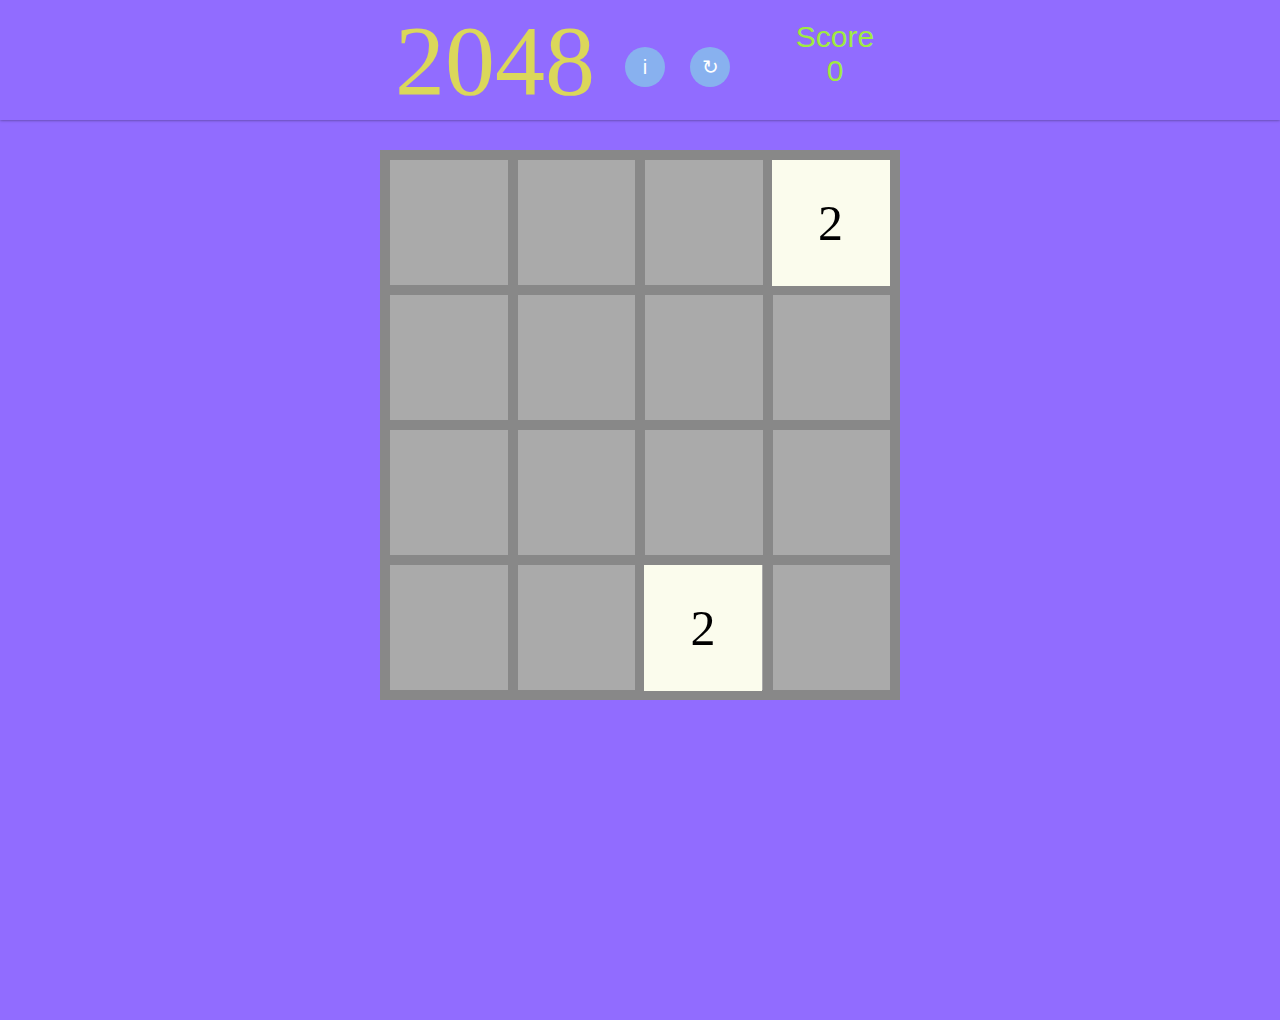
<file: 2048 Game/index.html>
<!DOCTYPE html>
<html lang="en">
<head>
    <meta charset="UTF-8">
    <meta name="viewport" content="width=device-width, initial-scale=1.0">
    <title>2048 Game</title>
    <link href="2048.css" rel="stylesheet">
</head>
<body>

      <div class="game">
        <div class="head">
          <div class="a">2048  <button class="info" onClick='info()'>i</button> <button id="repeat" class="info repeat" onClick='reset()'>↻</button></div>
          <div class="score">Score<br/><span id="value"></span></div>
        </div>
        <div class="description" id="description">
        How to play:<br/><br/>
        Use the arrow-keys to slide the tiles around. <br/>
        Two tiles having the same value can be merged. <br/><br/>
        The score is a sum of the merged tiles.<br><br/>
       
       
      </div>
        <div class="field">
          
          <div class="row">
            <div class="cell"></div>
            <div class="cell"></div>
            <div class="cell"></div>
            <div class="cell"></div>
          </div>
          <div class="row">
            <div class="cell"></div>
            <div class="cell"></div>
            <div class="cell"></div>
            <div class="cell"></div>
          </div>
          <div class="row">
            <div class="cell"></div>
            <div class="cell"></div>
            <div class="cell"></div>
            <div class="cell"></div>
          </div>
          <div class="row">
            <div class="cell"></div>
            <div class="cell"></div>
            <div class="cell"></div>
            <div class="cell"></div>
          </div>
        </div>
        
      </div>
      <div class='' id='status'>
      </div>
    <script src="2048.js"></script>
    </body>
    </html>
</file>
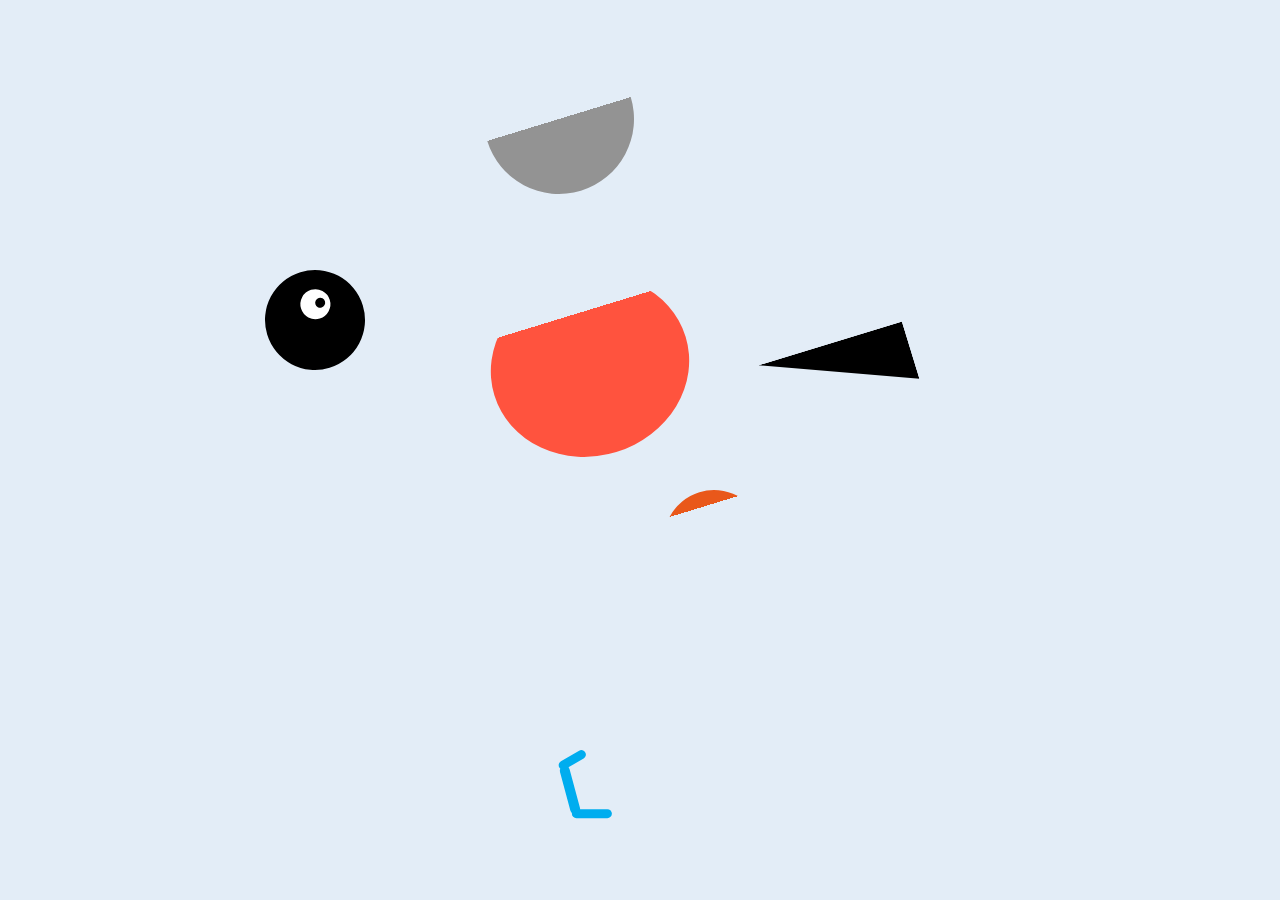
<file: Bird Animation/index.html>
<!DOCTYPE html>
<html lang="en">

<head>
    <meta charset="UTF-8">
    <meta name="viewport" content="width=device-width, initial-scale=1.0">
    <title>Birdy</title>
    <link rel="stylesheet" href="styles.css">
</head>

<body>
    <div class="container">
        <div class="body"></div>
        <div class="mouth"></div>
        <div class="beak"></div>
        <div class="feather"></div>
        <div class="tail"></div>
        <div class="leg"></div>
    </div>
</body>

</html>
</file>
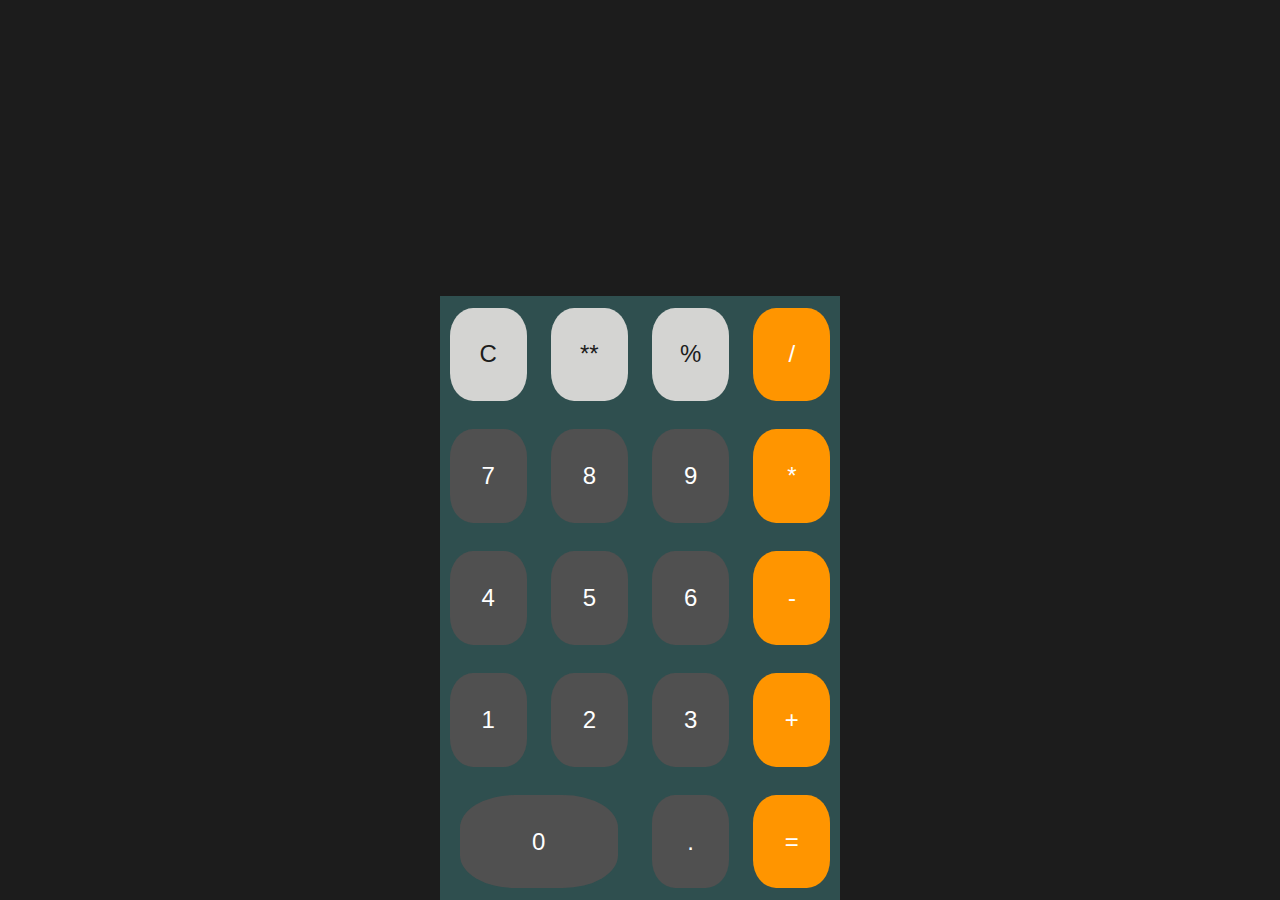
<file: Calsi 2/index.html>
<!DOCTYPE html>
<html lang="en">
  <head>
    <meta charset="UTF-8" />
    <meta name="viewport" content="width=device-width, initial-scale=1.0" />
    <title>Document</title>
  </head>
  <body>
    <!DOCTYPE html>
    <html lang="en">
      <head>
        <meta charset="UTF-8" />
        <meta http-equiv="X-UA-Compatible" content="IE=edge" />
        <meta name="viewport" content="width=device-width, initial-scale=1.0" />
        <link rel="stylesheet" href="./index.css" />
        <title>Document</title>
        <link rel="stylesheet" href="index.css" />
      </head>
      <body>
        <div id="container">
          <input />

          <div class="button-grid">
            <button class="gray-button">C</button>
            <button class="gray-button">**</button>
            <button class="gray-button">%</button>
            <button class="yellow-btn">/</button>

            <button>7</button>
            <button>8</button>
            <button>9</button>
            <button class="yellow-btn">*</button>

            <button>4</button>
            <button>5</button>
            <button>6</button>
            <button class="yellow-btn">-</button>

            <button>1</button>
            <button>2</button>
            <button>3</button>
            <button class="yellow-btn">+</button>

            <button class="zero">0</button>
            <button>.</button>
            <button class="yellow-btn">=</button>
          </div>
        </div>

        <script src="./index.js"></script>
      </body>
    </html>
    <script src="index.css"></script>
  </body>
</html>
</file>
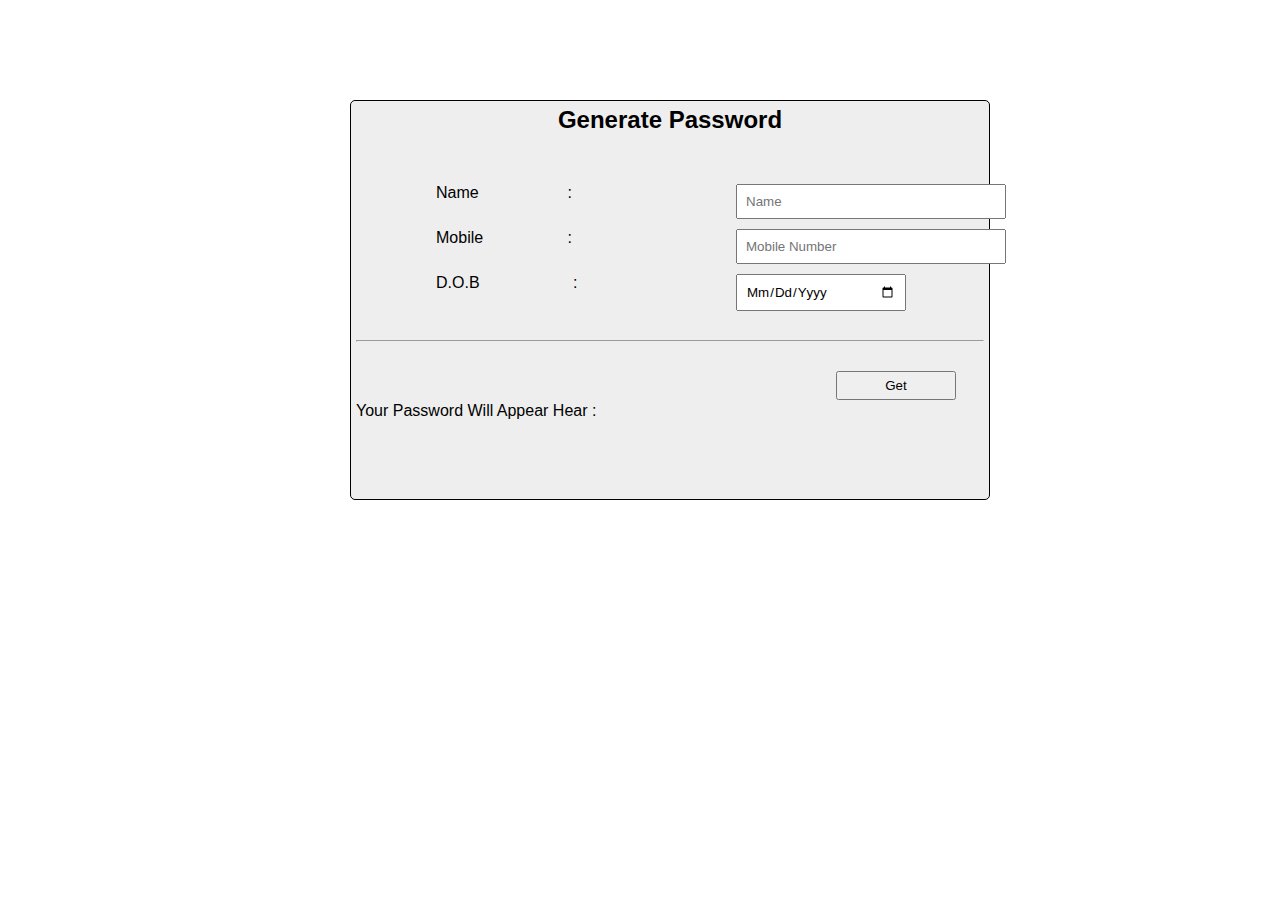
<file: generate password/index.html>
<!DOCTYPE html>
<html lang="en">
<head>
    <meta charset="UTF-8">
    <meta name="viewport" content="width=device-width, initial-scale=1.0">
    <title>password gentrater </title>
    <style>
        *{
            padding: 0%;
            margin: 0%;
            box-sizing: border-box;
            font-family: 'Franklin Gothic Medium', 'Arial Narrow', Arial, sans-serif;
            text-transform: capitalize;
        }
    .container{
        position:absolute;
        left: 350px;
        top: 100px;
        height:400px;
        width:50%;
        background-color: #eee;
        padding: 5px;
        border: 1px solid;
        border-radius: 5px ;

    }
    h2{
        text-align: center;

    }
    form{
        width: 600px;
        position: relative;
        top: 50px;
        left: 80px;
         display: grid;
        grid-template-columns: 200px auto;
        row-gap: 10px;
    }
    form > input{
        box-sizing: content-box;
        position: relative;
         left: 100px;
         width: 250px;
         padding: 8px;
     }
    form span{
        position: relative;
        left:80px
    }
    #date{
        width: 150px;
    }
    button{
        position: relative;
        top: 50px;
        left: 400px;
     padding: 5px;
     width: 120px;
     cursor: pointer;;
    }
    hr{
        position: relative;
        top: 40px;
    }
 .out{
       margin-top: 100px;
        
    }
    </style>
</head>
<body>
    <div class="container">
        <h2>Generate password</h2>

        <form action="">
            <label for="">name <span>&nbsp;:</span></label>
            <input type="text" id="name" placeholder="name">

            <label for="">Mobile <span>:</span></label>
            <input type="number" id="num" placeholder="mobile number">

            <label for="">D.O.B<span>&nbsp;&nbsp;&nbsp;:</span> </label>
            <input type="date" id="date">

            
            
            
            <button type="button" onclick="getpassword()">get</button>
        </form>
        <hr>
        <p class="out" >
            <p>Your password will appear hear :</p><br>
            <p id="outcome" ></p>
        </p>
      
     </div>
<script>
    function getpassword(){
        var name= document.getElementById('name').value;
        var num= document.getElementById('num').value;
        var date= document.getElementById('date').value;
        
        
        var a=name.slice(0,3);
        var b=num.slice(0,3);
        var c=date.slice(0,3);



        var op = a +" @ "+b + c  ;
        document.getElementById('outcome').innerHTML = op ;
    }
</script>
    
</body>
</html>
</file>
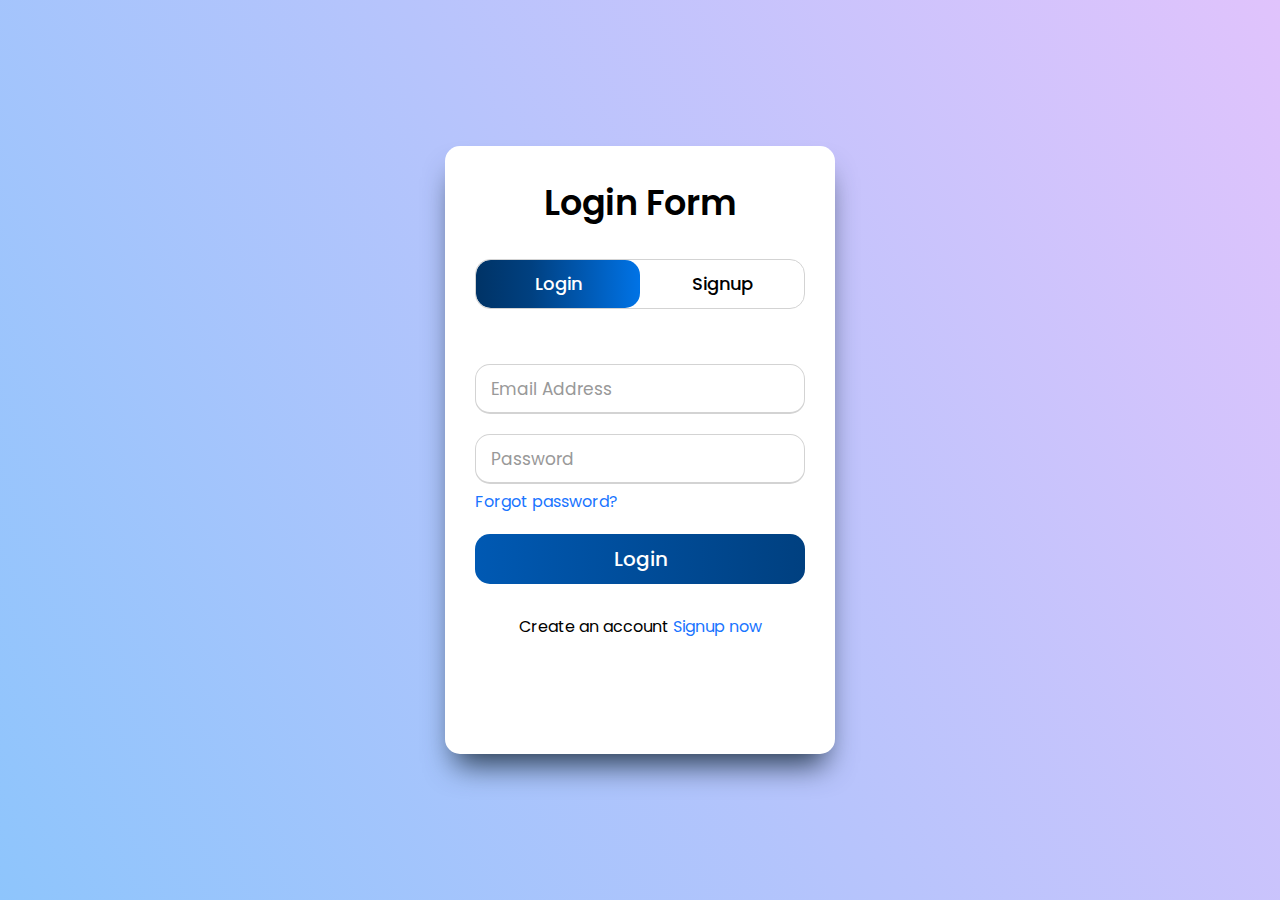
<file: login page/index.html>
<!DOCTYPE html>
<html>
    <head>
        <link rel="stylesheet" href="style.css">
    </head>
<body>
<div class="wrapper">
    <div class="title-text">
      <div class="title login">Login Form</div>
      <div class="title signup">Signup Form</div>
    </div>
    <div class="form-container">
      <div class="slide-controls">
        <input type="radio" name="slide" id="login" checked>
        <input type="radio" name="slide" id="signup">
        <label for="login" class="slide login">Login</label>
        <label for="signup" class="slide signup">Signup</label>
        <div class="slider-tab"></div>
      </div>
      <div class="form-inner">
        <form action="#" class="login">
          <pre>
          </pre>
          <div class="field">
            <input type="text" placeholder="Email Address" required>
          </div>
          <div class="field">
            <input type="password" placeholder="Password" required>
          </div>
          <div class="pass-link"><a href="#">Forgot password?</a></div>
          <div class="field btn">
            <div class="btn-layer"></div>
            <input type="submit" value="Login">
          </div>
          <div class="signup-link">Create an account <a href="">Signup 
            now</a></div>
        </form>
        <form action="#" class="signup">
          <div class="field">
            <input type="text" placeholder="Name" required>
          </div>
          <div class="field">
            <input type="text" placeholder="Email Address" required>
          </div>
          <div class="field">
            <input type="password" placeholder="Password" required>
          </div>
          <div class="field">
            <input type="password" placeholder="Confirm password" required>
          </div>
          <div class="field btn">
            <div class="btn-layer"></div>
            <input type="submit" value="Signup">
          </div>
          <div class="signup-link">Already have an account? <a href="">Login</a></div>
        </form>
      </div>
    </div>
  </div>
  <script src="main.js"></script>
</body>
</html>
</file>
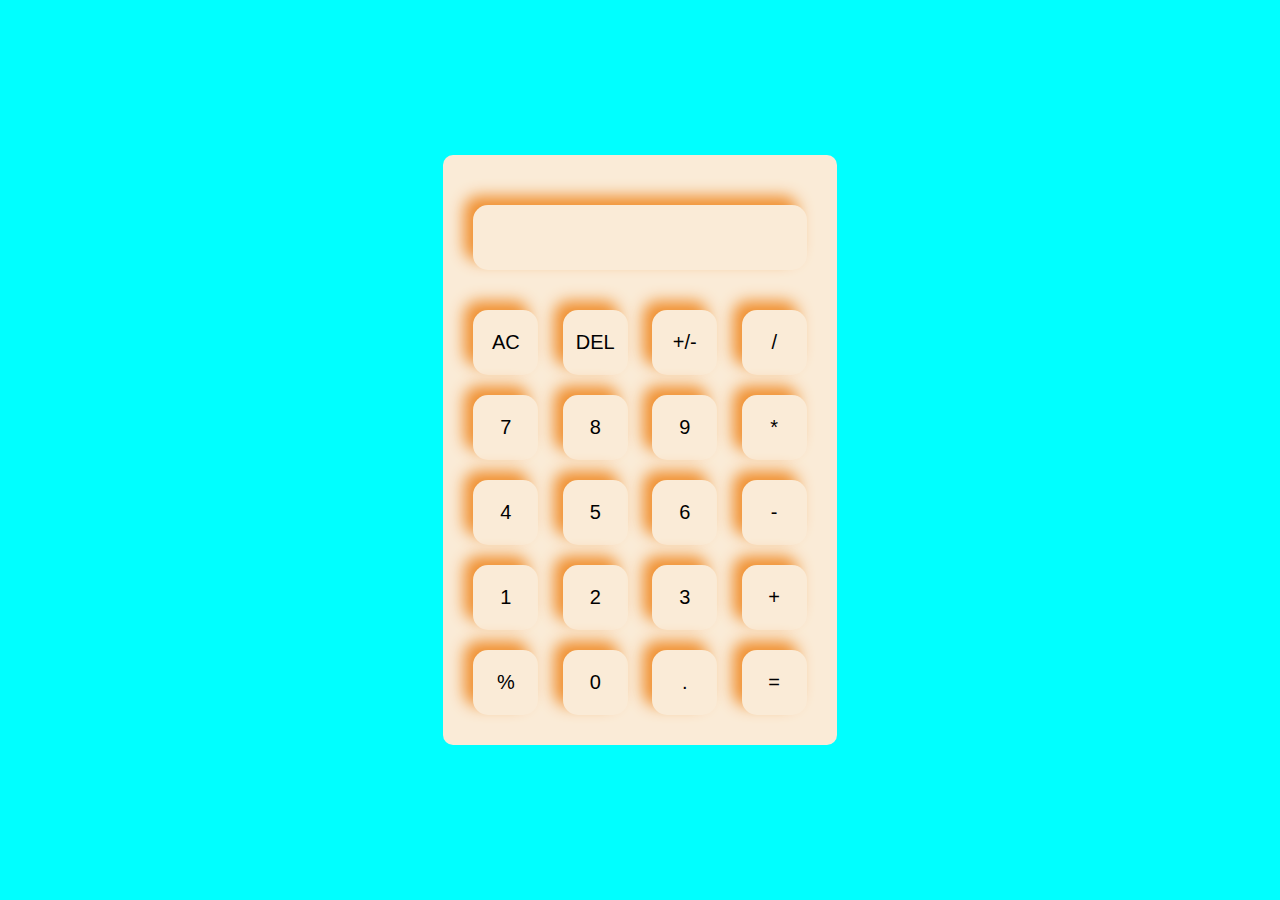
<file: Simple Calculator/index.html>
<!DOCTYPE html>
<html lang="en">
<head>
    <meta charset="UTF-8">
    <meta name="viewport" content="width=device-width, initial-scale=1.0">
    <title>Simple Calculator</title>
    <link rel="stylesheet" href="style.css">
</head>
<body>
    <div class="level1">
        <div class="calc">
            <form>
                <div class="display">
                    <input type="text" name = "display">
                </div>
                <div>
                    <input type="button" value="AC" onclick="display.value =''" >
                    <input type="button" value="DEL" onclick="display.value =display.value.toString().slice(0,-1)">
                    <input type="button" value="+/-" onclick="display.value+='-'">
                    <input type="button" value="/" onclick="display.value+='/'">
                </div>
                <div>
                    <input type="button" value="7" onclick="display.value+='7'">
                    <input type="button" value="8" onclick="display.value+='8'">
                    <input type="button" value="9" onclick="display.value+='9'">
                    <input type="button" value="*" onclick="display.value+='*'">
                </div>
                <div>
                    <input type="button" value="4" onclick="display.value+='4'">
                    <input type="button" value="5" onclick="display.value+='5'">
                    <input type="button" value="6" onclick="display.value+='6'">
                    <input type="button" value="-" onclick="display.value+='-'">
                </div>
                <div>
                    <input type="button" value="1" onclick="display.value+='1'">
                    <input type="button" value="2" onclick="display.value+='2'">
                    <input type="button" value="3" onclick="display.value+='3'">
                    <input type="button" value="+" onclick="display.value+='+'">
                </div>
                <div>
                    <input type="button" value="%" onclick="display.value+='%'">
                    <input type="button" value="0" onclick="display.value+='0'">
                    <input type="button" value="." onclick="display.value+='.'">
                    <input type="button" value="=" onclick="display.value = eval(display.value)" class="equal">

                    
                </div>
            </form>
        </div>
    </div>
</body>
</html>
</file>
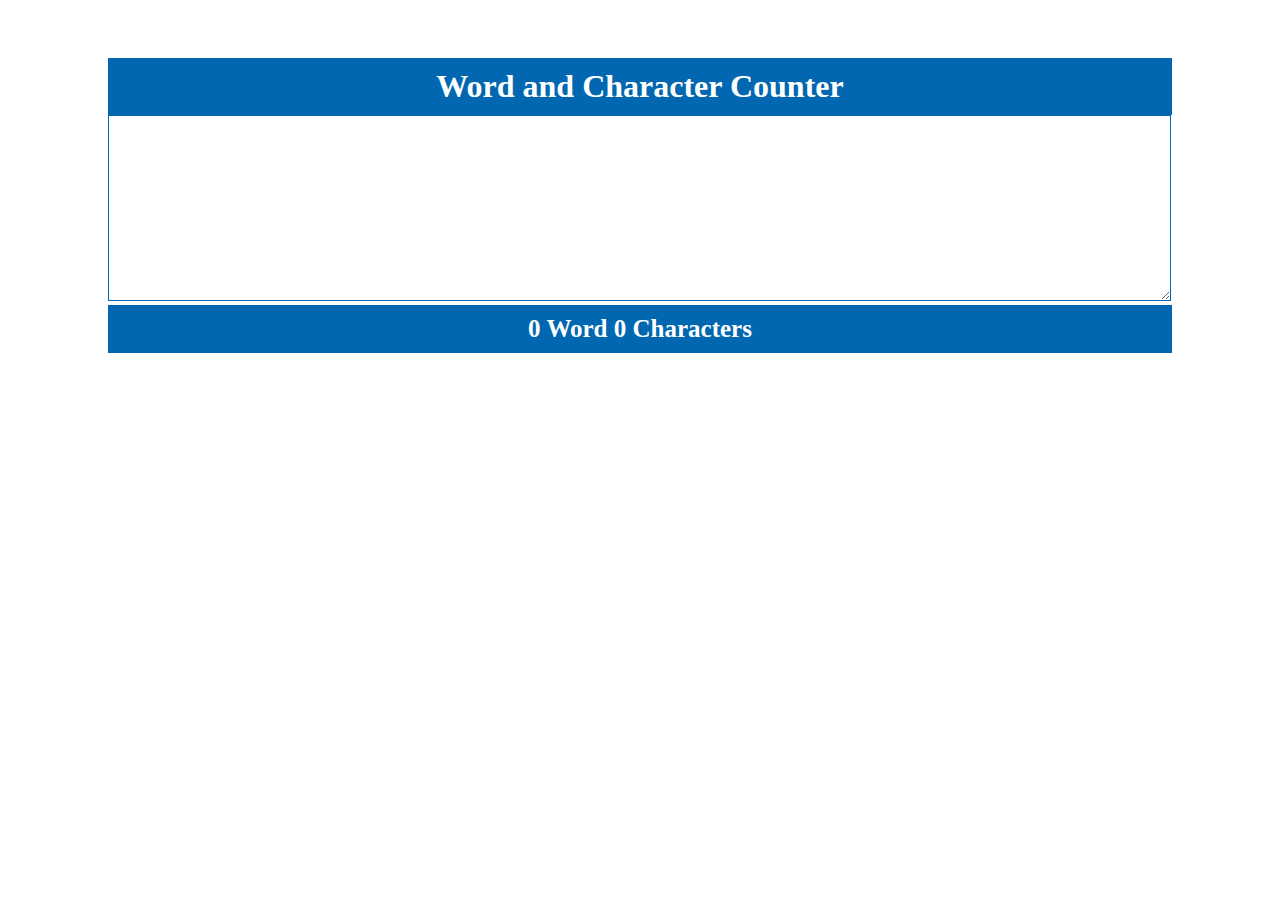
<file: wordCounter/index.html>
<!DOCTYPE html>
<html lang="en">
  <head>
    <meta charset="UTF-8" />
    <meta name="viewport" content="width=device-width, initial-scale=1.0" />
    <title>Word Counter</title>
    <style>
      body {
        padding: 50px 100px;
      }
      h1 {
        text-align: center;
        background-color: #0067b0;
        color: white;
        padding: 10px;
        margin: 0px;
      }
      #textbox {
        width: 99.3%;
        border-color: #0067b0;
        font-size: 15px;
      }
      p {
        text-align: center;
        background-color: #0067b0;
        color: white;
        font-weight: bold;
        font-size: 25px;
        padding: 10px;
        margin: 0px;
      }
    </style>
  </head>
  <body>
    <h1>Word and Character Counter</h1>
    <textarea name="" id="textbox" cols="30" rows="10"></textarea>
    <p><span id="word">0</span> Word <span id="Char">0</span> Characters</p>
    <script>
      let textbox = document.getElementById("textbox");

      textbox.addEventListener("input", function () {
        var text = this.value;
        let char = text.length;
        document.getElementById("Char").innerHTML = char;
        text = text.trim();
        let words = text.split(" ");
        document.getElementById("word").innerHTML = words.length;
      });
    </script>
  </body>
</html>
</file>
<file: 2048 Game/2048.css>
body {
    background-color: #916cff;
    overflow: hidden;
    padding: 0;
    margin: 0;
  }
  
  
  /* head */
  .head {
    height: 120px;
    width: 510px;
    margin-left: auto;
    margin-right: auto;
    display: block;
    float: center;
    display: flex;
    align-items: center;
    justify-content: center;
  }
  
  div.game {
    box-shadow: 0px 0px 3px rgba(0,0,0,0.5);
  }
  
  div.description {
    height: 250px;
    width: 300px;
    top: 1000px;
    color: #333;
    font-family: nunito;
    transform: translate(-50%, -50%) scale(0);
    position: absolute;
    left: 50%;
    top: 425px;
    background: #fff;
    padding: 50px;
    border-radius: 0px;
    z-index: 1000;
    box-shadow: 0px 0px 5px rgba(0,0,0,0.5);
    text-align: center;
    visibility: hidden;
    opacity: 0;
    font-size: 15px;
    transition: 0.3s all;
  }
  
  .description.show {
    visibility: visible;
    opacity: 1;
    font-size: 15px;
    transform: translate(-50%, -50%) scale(1);
    transition: 0.3s all;
  }
  
  .info {
    width: 40px;
    height: 40px;
    border-radius: 50%;
    font-weight: 100;
    cursor: pointer;
    border: 0px;
    border-color: #aaa;
    background-color: #88b1ef;
    color: #fff;
    font-size: 20px;
    top: 50px;
    transform: translate(-50%, -50%);
    margin-left: 25px;
    transition: 0.1s background-color;
  }
  
  .info:hover {
    background-color: #5adb81;
  }
  
  
  .repeat {
    margin: 0px !important;
  }
  
  .a {
    color:#dbd75a;
    padding-right: 20px;
    font-family:Cambria, Cochin, Georgia, Times, 'Times New Roman', serif;
    font-size: 100px;
    
    margin-right: 15px
    
  }
  
  .score {
    
    position: relative;
    width: 100px;
    height: 100px;
    top: 10px;
    font-family:Verdana, Geneva, Tahoma, sans-serif;
    font-weight: 400;
    font-size: 30px;
    color: rgb(160, 235, 63);
    text-align: center;
  }
  
  
  
  /* field */
  .field, .grid {
    position: absolute;
    width: 510px;
    height: 510px;
    background-color: #888;
    top: 150px;
    border-radius: 0px;
    border:5px solid #888;
    display: table;
    margin-left: auto;
    margin-right: auto;
    left: 0;
    right: 0;
  }
  
  .field {
    z-index: 50;
  }
  
  .grid {
    z-index: 100;
  }
  
  .row, .grid_row {
    width: 510px;
    height: 135px;
    position: relative;
    display: table-row;
  }
  
  .cell, .grid_cell {
    background-color: white;
    width: 125px;
    height: 125px;
    position: relative;
    display: table-cell;
    border-radius: 0px;
    border: 5px solid #888;
    text-align: center;
    vertical-align: middle;
    font-family: nunito;
    font-size: 50px;
  }
  
  .grid_cell {
    background-color: #aaa;
    color: white;
    
  }
  
  div > div > div > div {
    opacity: 0;
    position: absolute;
  }
  
  .tile {
    opacity: 1;
    width: 118px;
    height: 126px;
    background-color: white;
    z-index: 150;
    border-radius: 0px;
    font-weight: 200;
    top: 0;
    left: -1px;
    color: black;
    transition: 0.3s all;
    display: -webkit-box;
    display: -webkit-flex;
    display: -moz-box;
    display: -moz-flex;
    display: -ms-flexbox;
    display: flex;
  
    -webkit-box-pack: center;
    -ms-flex-pack: center;
    -webkit-justify-content: center;
    -moz-justify-content: center;
    justify-content: center;
  
    -webkit-box-align: center;
    -ms-flex-align: center;
    -webkit-align-items: center;
    -moz-align-items: center;
    align-items: center;
  }
  
  #status {
    width: 100%;
    height: 100vh;
  }
  
  .won {
    background-color: #26a931;
    transition: 0.3s all;
    
  }
  
  .lose {
    background-color: #a43627;
  }
</file>
<file: Bird Animation/styles.css>
* {
    margin: 0;
    padding: 0;
}

:root {
    --body: #ff533e;
    --mouth: #000000;
    --feather: #939393;
    --beak-top: #e9581a;
    --beak-down: #aa4c21;
    --leg: #00adef;
    --body-color: #e3edf7;
}

body {
    background: var(--body-color);
    font-family: sans-serif;
    height: 100vh;
    width: 100vw;
    display: flex;
    align-items: center;
    justify-content: center;
}

.container {
    width: 400px;
    height: 400px;
    position: relative;
}

.body, .mouth, .feather, .tail, .beak, .mouth::before, .mouth::after, .leg, .leg::after, .leg::before {
    position: absolute;
}

.body, .mouth, .feather, .beak, .mouth::before, .mouth::after {
    border-radius: 50%;
}

.body {
    top: 26px;
    left: 50px;
    height: 180px;
    width: 200px;
    transform: rotate(-17deg);
    background: linear-gradient(to bottom, transparent 0%, transparent 20%, var(--body) 20%);
    z-index: 2;
}

.mouth {
    background: var(--mouth);
    top: 20px;
    left: -175px;
    width: 100px;
    height: 100px;
    transform: rotate(-17deg);
    z-index: 5;
    animation: animate-mouth 1.5s forwards;
    animation-delay: 2s;
}

@keyframes animate-mouth {
    100% {
        left: 175px;
    }
}

.mouth::before {
    content: "";
    width: 30px;
    height: 30px;
    background: white;
    position: absolute;
    top: 20px;
    left: 40px;
}

.mouth::after {
    content: "";
    width: 10px;
    height: 10px;
    background: black;
    position: absolute;
    top: 30px;
    left: 55px;
    animation: animate-eye 1s infinite;
    animation-delay: 4s;
}

@keyframes animate-eye {
    50% {
        height: 5px;
    }
}

.feather {
    z-index: 4;
    left: 44px;
    top: -206px;
    width: 150px;
    height: 150px;
    background: linear-gradient(to bottom, transparent 0%, transparent 50%, var(--feather) 50%);
    transform: rotate(-17deg);
    animation: animate-feather 1.5s forwards;
    animation-delay: 2s;
}

@keyframes animate-feather {
    100% {
        top: -6px;
    }
}

.tail {
    width: 150px;
    height: 60px;
    background-color: var(--mouth);
    clip-path: polygon(0% 0%, 100% 0%, 100% 100%);
    top: 92px;
    left: 324px;
    transform: rotate(-17deg);
    z-index: 3;
    animation: animate-tail 1.5s forwards;
    animation-delay: 2s;
}

@keyframes animate-tail {
    100% {
        left: -24px;
    }
}

.beak {
    height: 100px;
    width: 100px;
    background: linear-gradient(to bottom, var(--beak-top) 0%, var(--beak-top) 15%, transparent 15%);
    left: 224px;
    top: 240px;
    z-index: -1;
    transform: rotate(-17deg);
    animation: animate-beak 1.5s forwards;
    animation-delay: 2s;
}

@keyframes animate-beak {
    100% {
        top: 40px;
    }
}

.leg {
    background: var(--leg);
    height: 50px;
    width: 10px;
    border-radius: 10px;
    top: 515px;
    left: 125px;
    transform: rotate(-15deg);
    z-index: 1;
    animation: animate-leg 1.5s forwards;
    animation-delay: 2s;
}

@keyframes animate-leg {
    100% {
        top: 215px;
    }
}

.leg::before {
    bottom: -8px;
    content: "";
    width: 40px;
    height: 9px;
    background: var(--leg);
    border-radius: 10px;
    transform: rotate(15deg);
    z-index: -1;
}

.leg::after {
    top: -8px;
    content: "";
    width: 30px;
    height: 9px;
    background: var(--leg);
    border-radius: 10px;
    transform: rotate(-15deg);
    z-index: -1;
}
</file>
<file: Calsi 2/index.css>
* {
  margin: 0;
  padding: 0;
  box-sizing: border-box;
  font-family: "Segoe UI", Tahoma, Geneva, Verdana, sans-serif;
}

body {
  width: 100vw;
  height: 100vh;
  background-color: #1c1c1c;
}

#container {
  width: 400px;
  margin: auto;
  height: 100vh;
  background-color: darkslategrey;
  display: flex;
  flex-direction: column;
}

input {
  flex-grow: 1;
  background-color: #1c1c1c;
  border: 0;
  outline: none;
  font-size: 64px;
  color: white;
  text-align: right;
  padding: 0px 32px;
}

.button-grid {
  flex-grow: 2;
  display: grid;
  grid-template-columns: 1fr 1fr 1fr 1fr;
  grid-template-rows: 1fr 1fr 1fr 1fr 1fr;
  gap: 5px;
}

button {
  width: 80%;
  height: 80%;
  place-self: center;
  border-radius: 30%;
  border: 0;
  font-size: 24px;
  font-weight: 500;
  cursor: pointer;
  box-shadow: 5px;
  background-color: #505050;
  color: white;

  transition-property: transform;
  transition-duration: 200ms;
}

button:active {
  transform: scale(0.65);
}

.gray-button {
  background-color: #d4d4d2;
  color: #1c1c1c;
}

.yellow-btn {
  background-color: #ff9500;
  color: white;
}

.zero {
  grid-column: span 2;
  border-radius: 35%;
}
</file>
<file: login page/style.css>
@import url('https://fonts.googleapis.com/css?family=Poppins:400,500,600,700&display=swap');
*{
  margin: 0;
  padding: 0;
  box-sizing: border-box;
  font-family: 'Poppins', sans-serif;
}
html,body{
  display: grid;
  height: 100%;
  width: 100%;
  place-items: center;
  /*background-color: #8EC5FC;*/
  background-image: linear-gradient(62deg, #8EC5FC 0%, #E0C3FC 100%);
}
::selection{
  background: #1a75ff;
  color: #fff;
}
.wrapper{
  overflow: hidden;
  max-width: 390px;
  background: #fff;
  padding: 30px;
  border-radius: 15px;
  box-shadow: rgb(38, 57, 77) 0px 20px 30px -10px;
}
.wrapper .title-text{
  display: flex;
  width: 200%;
}
.wrapper .title{
  width: 50%;
  font-size: 35px;
  font-weight: 600;
  text-align: center;
  transition: all 0.6s cubic-bezier(0.68,-0.55,0.265,1.55);
}
.wrapper .slide-controls{
  position: relative;
  display: flex;
  height: 50px;
  width: 100%;
  overflow: hidden;
  margin: 30px 0 10px 0;
  justify-content: space-between;
  border: 1px solid lightgrey;
  border-radius: 15px;
}
.slide-controls .slide{
  height: 100%;
  width: 100%;
  color: #fff;
  font-size: 18px;
  font-weight: 500;
  text-align: center;
  line-height: 48px;
  cursor: pointer;
  z-index: 1;
  transition: all 0.6s ease;
}
.slide-controls label.signup{
  color: #000;
}
.slide-controls .slider-tab{
  position: absolute;
  height: 100%;
  width: 50%;
  left: 0;
  z-index: 0;
  border-radius: 15px;
  background: -webkit-linear-gradient(left,#003366,#004080,#0059b3
, #0073e6);
  transition: all 0.6s cubic-bezier(0.68,-0.55,0.265,1.55);
}
input[type="radio"]{
  display: none;
}
#signup:checked ~ .slider-tab{
  left: 50%;
}
#signup:checked ~ label.signup{
  color: #fff;
  cursor: default;
  user-select: none;
}
#signup:checked ~ label.login{
  color: #000;
}
#login:checked ~ label.signup{
  color: #000;
}
#login:checked ~ label.login{
  cursor: default;
  user-select: none;
}
.wrapper .form-container{
  width: 100%;
  overflow: hidden;
}
.form-container .form-inner{
  display: flex;
  width: 200%;
}
.form-container .form-inner form{
  width: 50%;
  transition: all 0.6s cubic-bezier(0.68,-0.55,0.265,1.55);
}
.form-inner form .field{
  height: 50px;
  width: 100%;
  margin-top: 20px;
}
.form-inner form .field input{
  height: 100%;
  width: 100%;
  outline: none;
  padding-left: 15px;
  border-radius: 15px;
  border: 1px solid lightgrey;
  border-bottom-width: 2px;
  font-size: 17px;
  transition: all 0.3s ease;
}
.form-inner form .field input:focus{
  border-color: #1a75ff;
  /* box-shadow: inset 0 0 3px #fb6aae; */
}
.form-inner form .field input::placeholder{
  color: #999;
  transition: all 0.3s ease;
}
form .field input:focus::placeholder{
  color: #1a75ff;
}
.form-inner form .pass-link{
  margin-top: 5px;
}
.form-inner form .signup-link{
  text-align: center;
  margin-top: 30px;
}
.form-inner form .pass-link a,
.form-inner form .signup-link a{
  color: #1a75ff;
  text-decoration: none;
}
.form-inner form .pass-link a:hover,
.form-inner form .signup-link a:hover{
  text-decoration: underline;
}
form .btn{
  height: 50px;
  width: 100%;
  border-radius: 15px;
  position: relative;
  overflow: hidden;
}
form .btn .btn-layer{
  height: 100%;
  width: 300%;
  position: absolute;
  left: -100%;
  background: -webkit-linear-gradient(right,#003366,#004080,#0059b3
, #0073e6);
  border-radius: 15px;
  transition: all 0.4s ease;;
}
form .btn:hover .btn-layer{
  left: 0;
}
form .btn input[type="submit"]{
  height: 100%;
  width: 100%;
  z-index: 1;
  position: relative;
  background: none;
  border: none;
  color: #fff;
  padding-left: 0;
  border-radius: 15px;
  font-size: 20px;
  font-weight: 500;
  cursor: pointer;
}
</file>
<file: Simple Calculator/style.css>
*{
    margin:0;
    padding:0;
    font-family: 'Franklin Gothic Medium', 'Arial Narrow', Arial, sans-serif;
    box-sizing: border-box;
}

.level1{
    width: 100%;
    height: 100vh;
    background-color: aqua;
    display: flex;
    align-items: center;
    justify-content: center;
}

.calc{
    background-color: antiquewhite;
    padding: 20px;
    border-radius: 10px;
}

.calc form input{
    border:0;
    outline:0;
    width: 65px;
    height: 65px;
    box-shadow: -9px -9px 15px rgb(240, 144,48);
    border-radius: 15px;
     background: transparent;
     font-size: 20px;
     color: black;
     cursor: pointer;
     margin: 10px;
}

form .display{
    display: flex;
    justify-content: flex-end;
    margin: 20px 0;
}

form .display input{
    text-align: right;
    flex: 1;
    font-size: 45px;
}
</file>
